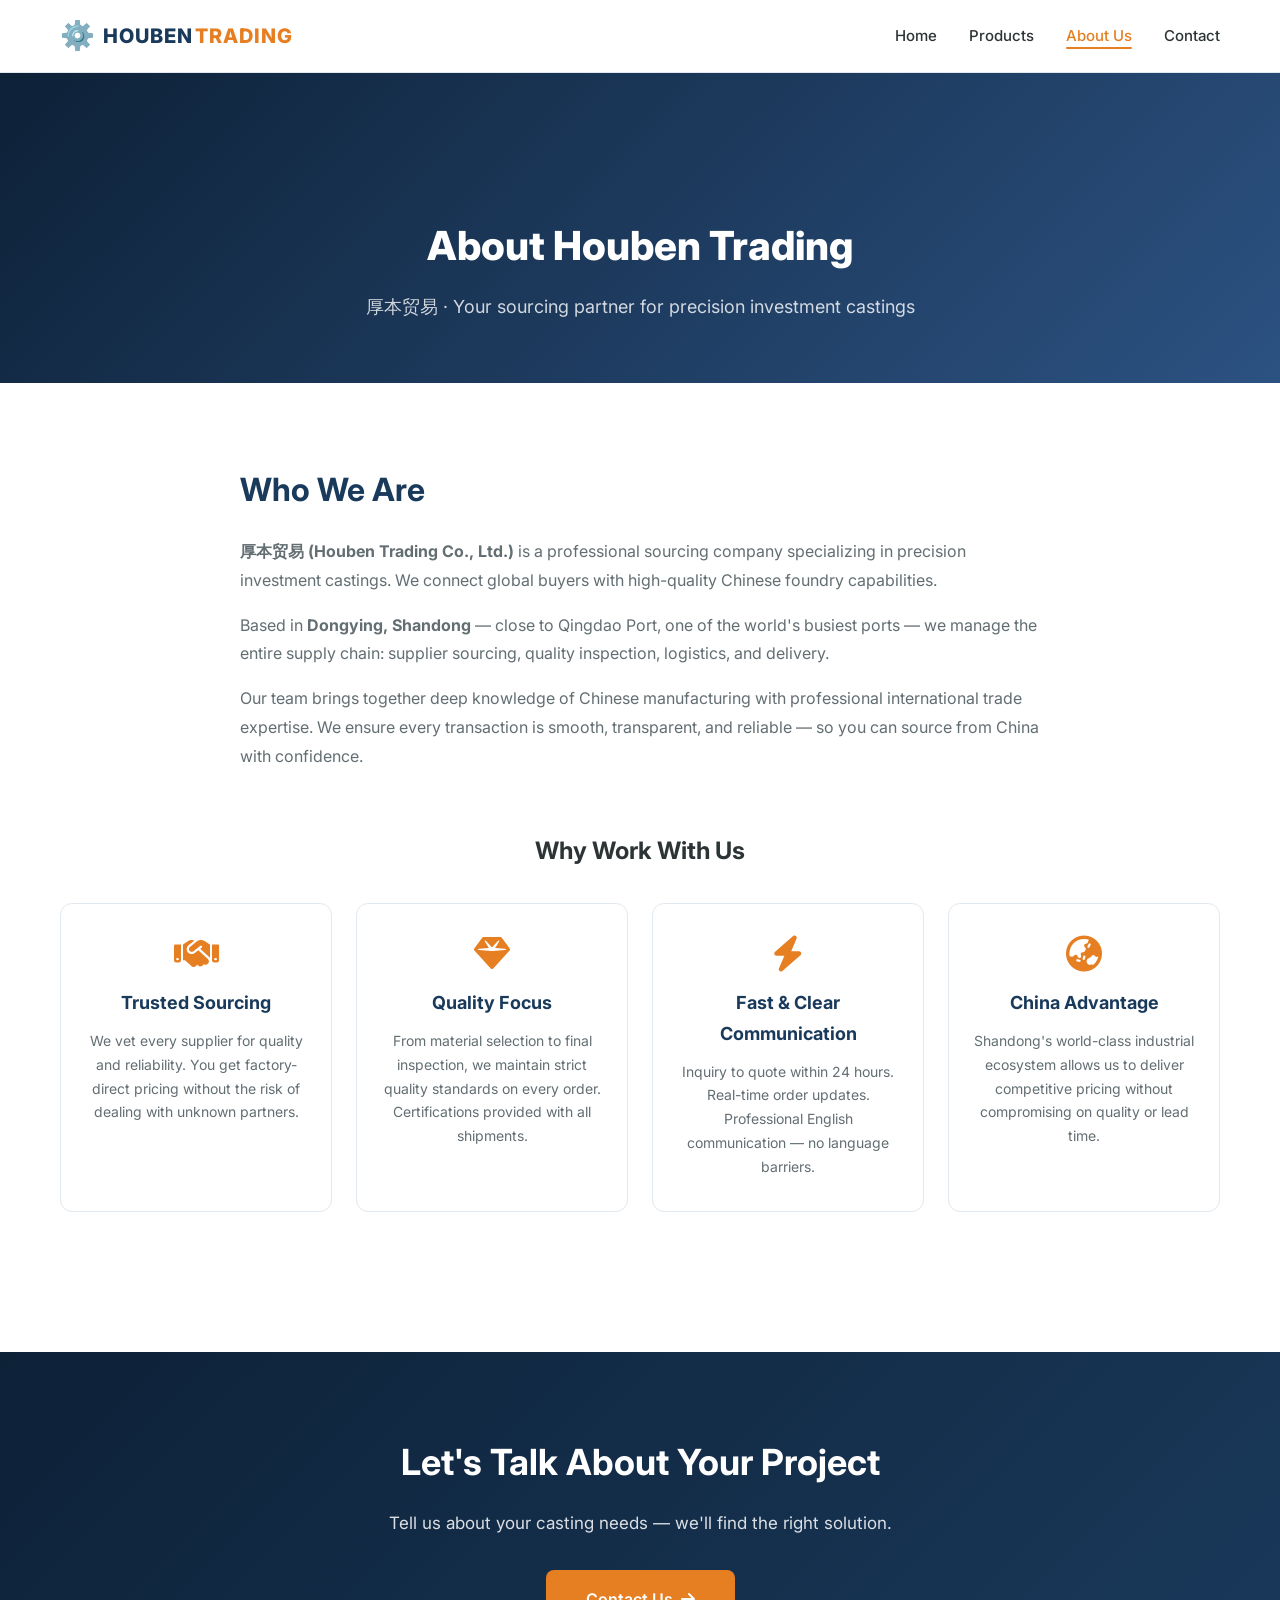
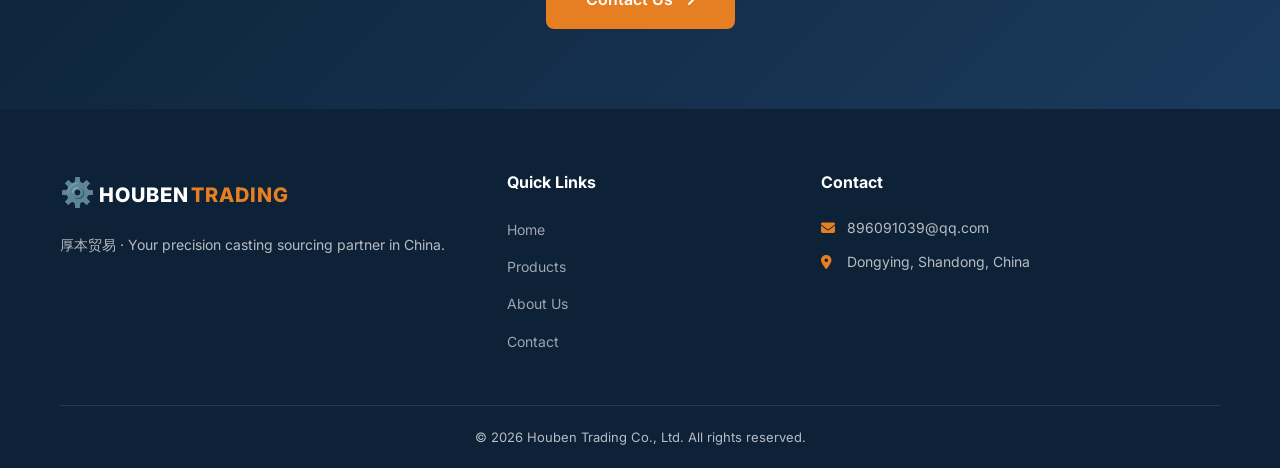
<file: about.html>
<!DOCTYPE html>
<html lang="en">
<head>
    <meta charset="UTF-8">
    <meta name="viewport" content="width=device-width, initial-scale=1.0">
    <title>About Us - Houben Trading Co., Ltd.</title>
    <link rel="stylesheet" href="css/style.css">
    <link href="https://fonts.googleapis.com/css2?family=Inter:wght@300;400;500;600;700;800&display=swap" rel="stylesheet">
    <link rel="stylesheet" href="https://cdnjs.cloudflare.com/ajax/libs/font-awesome/6.5.0/css/all.min.css">
</head>
<body>
    <nav class="navbar">
        <div class="container">
            <div class="nav-brand">
                <a href="index.html">
                    <span class="brand-icon">⚙️</span>
                    <span class="brand-text">HOUBEN<span class="brand-accent">TRADING</span></span>
                </a>
            </div>
            <div class="nav-toggle" id="navToggle">
                <span></span><span></span><span></span>
            </div>
            <ul class="nav-menu" id="navMenu">
                <li><a href="index.html">Home</a></li>
                <li><a href="products.html">Products</a></li>
                <li><a href="about.html" class="active">About Us</a></li>
                <li><a href="contact.html">Contact</a></li>
            </ul>
        </div>
    </nav>

    <section class="page-header">
        <div class="container">
            <h1>About Houben Trading</h1>
            <p>厚本贸易 · Your sourcing partner for precision investment castings</p>
        </div>
    </section>

    <section class="section">
        <div class="container">
            <div class="about-story">
                <div class="about-text">
                    <h2>Who We Are</h2>
                    <p><strong>厚本贸易 (Houben Trading Co., Ltd.)</strong> is a professional sourcing company specializing in precision investment castings. We connect global buyers with high-quality Chinese foundry capabilities.</p>
                    <p>Based in <strong>Dongying, Shandong</strong> — close to Qingdao Port, one of the world's busiest ports — we manage the entire supply chain: supplier sourcing, quality inspection, logistics, and delivery.</p>
                    <p>Our team brings together deep knowledge of Chinese manufacturing with professional international trade expertise. We ensure every transaction is smooth, transparent, and reliable — so you can source from China with confidence.</p>
                </div>
            </div>

            <div class="values-section">
                <h2 class="text-center">Why Work With Us</h2>
                <div class="values-grid">
                    <div class="value-card">
                        <i class="fas fa-handshake"></i>
                        <h3>Trusted Sourcing</h3>
                        <p>We vet every supplier for quality and reliability. You get factory-direct pricing without the risk of dealing with unknown partners.</p>
                    </div>
                    <div class="value-card">
                        <i class="fas fa-gem"></i>
                        <h3>Quality Focus</h3>
                        <p>From material selection to final inspection, we maintain strict quality standards on every order. Certifications provided with all shipments.</p>
                    </div>
                    <div class="value-card">
                        <i class="fas fa-bolt"></i>
                        <h3>Fast & Clear Communication</h3>
                        <p>Inquiry to quote within 24 hours. Real-time order updates. Professional English communication — no language barriers.</p>
                    </div>
                    <div class="value-card">
                        <i class="fas fa-globe-asia"></i>
                        <h3>China Advantage</h3>
                        <p>Shandong's world-class industrial ecosystem allows us to deliver competitive pricing without compromising on quality or lead time.</p>
                    </div>
                </div>
            </div>
        </div>
    </section>

    <section class="section cta-section">
        <div class="container">
            <div class="cta-content">
                <h2>Let's Talk About Your Project</h2>
                <p>Tell us about your casting needs — we'll find the right solution.</p>
                <a href="contact.html" class="btn btn-primary btn-lg">Contact Us <i class="fas fa-arrow-right"></i></a>
            </div>
        </div>
    </section>

    <footer class="footer">
        <div class="container">
            <div class="footer-grid">
                <div class="footer-brand">
                    <span class="brand-icon">⚙️</span>
                    <span class="brand-text">HOUBEN<span class="brand-accent">TRADING</span></span>
                    <p>厚本贸易 · Your precision casting sourcing partner in China.</p>
                </div>
                <div class="footer-links">
                    <h4>Quick Links</h4>
                    <ul>
                        <li><a href="index.html">Home</a></li>
                        <li><a href="products.html">Products</a></li>
                        <li><a href="about.html">About Us</a></li>
                        <li><a href="contact.html">Contact</a></li>
                    </ul>
                </div>
                <div class="footer-contact">
                    <h4>Contact</h4>
                    <p><i class="fas fa-envelope"></i> 896091039@qq.com</p>
                    <p><i class="fas fa-location-dot"></i> Dongying, Shandong, China</p>
                </div>
            </div>
            <div class="footer-bottom">
                <p>&copy; 2026 Houben Trading Co., Ltd. All rights reserved.</p>
            </div>
        </div>
    </footer>

    <script src="js/main.js"></script>
</body>
</html>
</file>
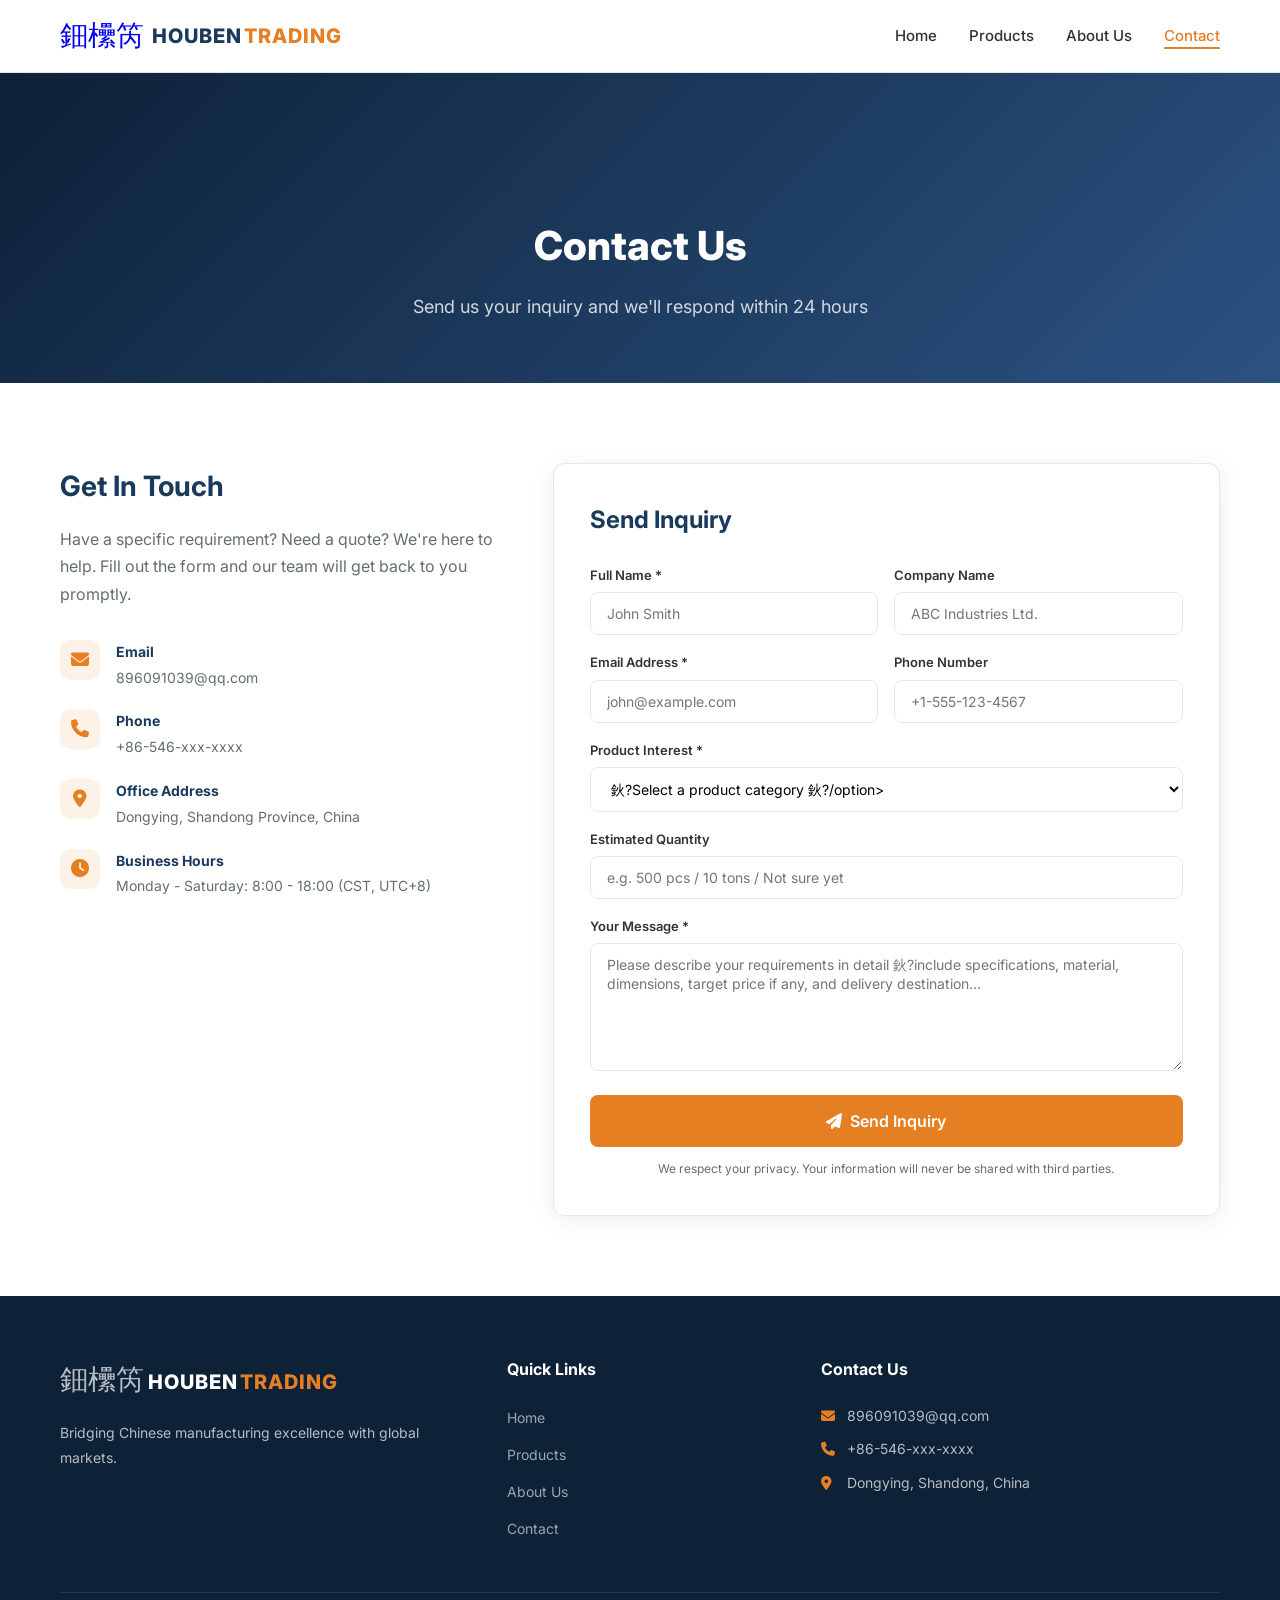
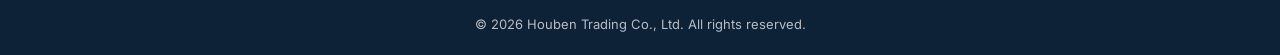
<file: contact.html>
﻿<!DOCTYPE html>
<html lang="en">
<head>
    <meta charset="UTF-8">
    <meta name="viewport" content="width=device-width, initial-scale=1.0">
    <title>Contact Us - Houben Trading Co., Ltd.</title>
    <link rel="stylesheet" href="css/style.css">
    <link href="https://fonts.googleapis.com/css2?family=Inter:wght@300;400;500;600;700;800&display=swap" rel="stylesheet">
    <link rel="stylesheet" href="https://cdnjs.cloudflare.com/ajax/libs/font-awesome/6.5.0/css/all.min.css">
</head>
<body>
    <nav class="navbar">
        <div class="container">
            <div class="nav-brand">
                <a href="index.html">
                    <span class="brand-icon">鈿欙笍</span>
                    <span class="brand-text">HOUBEN<span class="brand-accent">TRADING</span></span>
                </a>
            </div>
            <div class="nav-toggle" id="navToggle">
                <span></span><span></span><span></span>
            </div>
            <ul class="nav-menu" id="navMenu">
                <li><a href="index.html">Home</a></li>
                <li><a href="products.html">Products</a></li>
                <li><a href="about.html">About Us</a></li>
                <li><a href="contact.html" class="active">Contact</a></li>
            </ul>
        </div>
    </nav>

    <section class="page-header">
        <div class="container">
            <h1>Contact Us</h1>
            <p>Send us your inquiry and we'll respond within 24 hours</p>
        </div>
    </section>

    <section class="section">
        <div class="container">
            <div class="contact-grid">
                <div class="contact-info-panel">
                    <h2>Get In Touch</h2>
                    <p>Have a specific requirement? Need a quote? We're here to help. Fill out the form and our team will get back to you promptly.</p>
                    
                    <div class="contact-details">
                        <div class="contact-item">
                            <i class="fas fa-envelope"></i>
                            <div>
                                <h4>Email</h4>
                                <p>896091039@qq.com</p>
                            </div>
                        </div>
                        <div class="contact-item">
                            <i class="fas fa-phone"></i>
                            <div>
                                <h4>Phone</h4>
                                <p>+86-546-xxx-xxxx</p>
                            </div>
                        </div>
                        <div class="contact-item">
                            <i class="fas fa-location-dot"></i>
                            <div>
                                <h4>Office Address</h4>
                                <p>Dongying, Shandong Province, China</p>
                            </div>
                        </div>
                        <div class="contact-item">
                            <i class="fas fa-clock"></i>
                            <div>
                                <h4>Business Hours</h4>
                                <p>Monday - Saturday: 8:00 - 18:00 (CST, UTC+8)</p>
                            </div>
                        </div>
                    </div>
                </div>

                <div class="inquiry-form-panel">
                    <h2>Send Inquiry</h2>
                    <form id="inquiryForm" action="https://formsubmit.co/896091039@qq.com" method="POST">
                        <input type="hidden" name="_subject" value="New Inquiry from Houben Trading Website">
                        <input type="hidden" name="_captcha" value="false">
                        <input type="hidden" name="_template" value="table">
                        
                        <div class="form-row">
                            <div class="form-group">
                                <label for="name">Full Name *</label>
                                <input type="text" id="name" name="name" required placeholder="John Smith">
                            </div>
                            <div class="form-group">
                                <label for="company">Company Name</label>
                                <input type="text" id="company" name="company" placeholder="ABC Industries Ltd.">
                            </div>
                        </div>
                        <div class="form-row">
                            <div class="form-group">
                                <label for="email">Email Address *</label>
                                <input type="email" id="email" name="email" required placeholder="john@example.com">
                            </div>
                            <div class="form-group">
                                <label for="phone">Phone Number</label>
                                <input type="tel" id="phone" name="phone" placeholder="+1-555-123-4567">
                            </div>
                        </div>
                        <div class="form-group">
                            <label for="product">Product Interest *</label>
                            <select id="product" name="product" required>
                                <option value="">鈥?Select a product category 鈥?/option>
                                <option value="Precision Investment Castings">Precision Investment Castings</option>
                                <option value="Wind Turbine Shafts">Wind Turbine & Industrial Shafts</option>
                                <option value="Advanced Ceramic Materials">Advanced Ceramic Materials</option>
                                <option value="Other Industrial Products">Other Industrial Products</option>
                            </select>
                        </div>
                        <div class="form-group">
                            <label for="quantity">Estimated Quantity</label>
                            <input type="text" id="quantity" name="quantity" placeholder="e.g. 500 pcs / 10 tons / Not sure yet">
                        </div>
                        <div class="form-group">
                            <label for="message">Your Message *</label>
                            <textarea id="message" name="message" rows="6" required placeholder="Please describe your requirements in detail 鈥?include specifications, material, dimensions, target price if any, and delivery destination..."></textarea>
                        </div>
                        <button type="submit" class="btn btn-primary btn-submit">
                            <i class="fas fa-paper-plane"></i> Send Inquiry
                        </button>
                        <p class="form-note">We respect your privacy. Your information will never be shared with third parties.</p>
                    </form>
                </div>
            </div>
        </div>
    </section>

    <footer class="footer">
        <div class="container">
            <div class="footer-grid">
                <div class="footer-brand">
                    <span class="brand-icon">鈿欙笍</span>
                    <span class="brand-text">HOUBEN<span class="brand-accent">TRADING</span></span>
                    <p>Bridging Chinese manufacturing excellence with global markets. </p>
                </div>
                <div class="footer-links">
                    <h4>Quick Links</h4>
                    <ul>
                        <li><a href="index.html">Home</a></li>
                        <li><a href="products.html">Products</a></li>
                        <li><a href="about.html">About Us</a></li>
                        <li><a href="contact.html">Contact</a></li>
                    </ul>
                </div>
                <div class="footer-contact">
                    <h4>Contact Us</h4>
                    <p><i class="fas fa-envelope"></i> 896091039@qq.com</p>
                    <p><i class="fas fa-phone"></i> +86-546-xxx-xxxx</p>
                    <p><i class="fas fa-location-dot"></i> Dongying, Shandong, China</p>
                </div>
            </div>
            <div class="footer-bottom">
                <p>&copy; 2026 Houben Trading Co., Ltd. All rights reserved.</p>
            </div>
        </div>
    </footer>

    <script src="js/main.js"></script>
</body>
</html>
</file>
<file: css/style.css>
/* ============================================
   Houben Trading Co., Ltd. - Main Stylesheet
   ============================================ */

:root {
    --primary: #1a3a5c;
    --primary-dark: #0d2137;
    --primary-light: #2c5282;
    --accent: #e67e22;
    --accent-hover: #d35400;
    --text: #2d3436;
    --text-light: #636e72;
    --bg: #ffffff;
    --bg-alt: #f8f9fa;
    --border: #e2e8f0;
    --shadow: 0 4px 24px rgba(0,0,0,0.08);
    --shadow-hover: 0 8px 40px rgba(0,0,0,0.12);
    --radius: 12px;
}

* {
    margin: 0;
    padding: 0;
    box-sizing: border-box;
}

html {
    scroll-behavior: smooth;
}

body {
    font-family: 'Inter', -apple-system, BlinkMacSystemFont, 'Segoe UI', sans-serif;
    color: var(--text);
    line-height: 1.7;
    font-size: 16px;
}

.container {
    max-width: 1200px;
    margin: 0 auto;
    padding: 0 20px;
}

/* ======== Navigation ======== */
.navbar {
    position: fixed;
    top: 0;
    left: 0;
    right: 0;
    background: rgba(255,255,255,0.95);
    backdrop-filter: blur(10px);
    z-index: 1000;
    border-bottom: 1px solid var(--border);
    transition: all 0.3s;
}

.navbar .container {
    display: flex;
    justify-content: space-between;
    align-items: center;
    height: 72px;
}

.nav-brand a {
    text-decoration: none;
    display: flex;
    align-items: center;
    gap: 8px;
}

.brand-icon {
    font-size: 28px;
}

.brand-text {
    font-weight: 800;
    font-size: 20px;
    letter-spacing: 1px;
    color: var(--primary);
}

.brand-accent {
    color: var(--accent);
    margin-left: 2px;
}

.nav-menu {
    display: flex;
    list-style: none;
    gap: 32px;
}

.nav-menu a {
    text-decoration: none;
    color: var(--text);
    font-weight: 500;
    font-size: 15px;
    transition: color 0.2s;
    position: relative;
}

.nav-menu a:hover,
.nav-menu a.active {
    color: var(--accent);
}

.nav-menu a.active::after {
    content: '';
    position: absolute;
    bottom: -4px;
    left: 0;
    right: 0;
    height: 2px;
    background: var(--accent);
    border-radius: 1px;
}

.nav-toggle {
    display: none;
    flex-direction: column;
    cursor: pointer;
    gap: 5px;
}

.nav-toggle span {
    width: 24px;
    height: 2px;
    background: var(--primary);
    transition: 0.3s;
}

/* ======== Hero ======== */
.hero {
    min-height: 85vh;
    display: flex;
    align-items: center;
    position: relative;
    background: url('../images/20201225113845_6942.jpg') center/cover no-repeat, linear-gradient(135deg, var(--primary-dark) 0%, var(--primary) 50%, var(--primary-light) 100%);
    overflow: hidden;
    margin-top: 72px;
}

.hero-overlay {
    position: absolute;
    inset: 0;
    background: url("data:image/svg+xml,%3Csvg width='60' height='60' viewBox='0 0 60 60' xmlns='http://www.w3.org/2000/svg'%3E%3Cg fill='none' fill-rule='evenodd'%3E%3Cg fill='%23ffffff' fill-opacity='0.03'%3E%3Cpath d='M36 34v-4h-2v4h-4v2h4v4h2v-4h4v-2h-4zm0-30V0h-2v4h-4v2h4v4h2V6h4V4h-4zM6 34v-4H4v4H0v2h4v4h2v-4h4v-2H6zM6 4V0H4v4H0v2h4v4h2V6h4V4H6z'/%3E%3C/g%3E%3C/g%3E%3C/svg%3E");
}

.hero-content {
    position: relative;
    z-index: 1;
    max-width: 720px;
    color: white;
}

.hero-badge {
    display: inline-block;
    background: rgba(255,255,255,0.1);
    backdrop-filter: blur(4px);
    padding: 8px 20px;
    border-radius: 50px;
    font-size: 13px;
    font-weight: 500;
    letter-spacing: 0.5px;
    margin-bottom: 24px;
    border: 1px solid rgba(255,255,255,0.15);
}

.hero h1 {
    font-size: 48px;
    font-weight: 800;
    line-height: 1.15;
    margin-bottom: 20px;
}

.hero h1 .highlight {
    background: linear-gradient(135deg, #f6d365, #fda085);
    -webkit-background-clip: text;
    -webkit-text-fill-color: transparent;
    background-clip: text;
}

.hero-subtitle {
    font-size: 18px;
    color: rgba(255,255,255,0.8);
    line-height: 1.7;
    margin-bottom: 36px;
    max-width: 600px;
}

.hero-cta {
    display: flex;
    gap: 16px;
    flex-wrap: wrap;
}

/* ======== Buttons ======== */
.btn {
    display: inline-flex;
    align-items: center;
    gap: 8px;
    padding: 14px 32px;
    border-radius: 8px;
    font-weight: 600;
    font-size: 15px;
    text-decoration: none;
    transition: all 0.3s;
    cursor: pointer;
    border: none;
    font-family: inherit;
}

.btn-primary {
    background: var(--accent);
    color: white;
}

.btn-primary:hover {
    background: var(--accent-hover);
    transform: translateY(-2px);
    box-shadow: 0 8px 24px rgba(230, 126, 34, 0.35);
}

.btn-outline {
    background: transparent;
    color: white;
    border: 2px solid rgba(255,255,255,0.3);
}

.btn-outline:hover {
    border-color: white;
    background: rgba(255,255,255,0.1);
    transform: translateY(-2px);
}

.btn-sm {
    padding: 10px 20px;
    font-size: 13px;
}

.btn-lg {
    padding: 16px 40px;
    font-size: 16px;
}

.btn-submit {
    width: 100%;
    justify-content: center;
    font-size: 16px;
    padding: 16px;
}

/* ======== Trust Bar ======== */
.trust-bar {
    background: white;
    border-bottom: 1px solid var(--border);
    padding: 16px 0;
}

.trust-items {
    display: flex;
    justify-content: center;
    gap: 40px;
    flex-wrap: wrap;
}

.trust-item {
    display: flex;
    align-items: center;
    gap: 8px;
    font-size: 14px;
    font-weight: 500;
    color: var(--text-light);
}

.trust-item i {
    color: var(--accent);
    font-size: 18px;
}

/* ======== Sections ======== */
.section {
    padding: 80px 0;
}

.section-header {
    text-align: center;
    margin-bottom: 48px;
}

.section-header h2 {
    font-size: 36px;
    font-weight: 700;
    color: var(--primary);
    margin-bottom: 12px;
}

.section-header p {
    color: var(--text-light);
    font-size: 17px;
    max-width: 600px;
    margin: 0 auto;
}

/* ======== Page Header ======== */
.page-header {
    background: linear-gradient(135deg, var(--primary-dark), var(--primary-light));
    color: white;
    padding: 140px 0 60px;
    text-align: center;
    margin-top: 72px;
}

.page-header h1 {
    font-size: 40px;
    font-weight: 800;
    margin-bottom: 12px;
}

.page-header p {
    font-size: 18px;
    color: rgba(255,255,255,0.8);
    max-width: 600px;
    margin: 0 auto;
}

/* ======== Features Grid ======== */
.features-grid {
    display: grid;
    grid-template-columns: repeat(auto-fit, minmax(260px, 1fr));
    gap: 24px;
}

.feature-card {
    background: white;
    padding: 36px 28px;
    border-radius: var(--radius);
    border: 1px solid var(--border);
    transition: all 0.3s;
}

.feature-card:hover {
    transform: translateY(-4px);
    box-shadow: var(--shadow-hover);
}

.feature-icon {
    width: 56px;
    height: 56px;
    background: linear-gradient(135deg, var(--accent), #f39c12);
    border-radius: 12px;
    display: flex;
    align-items: center;
    justify-content: center;
    margin-bottom: 20px;
}

.feature-icon i {
    font-size: 24px;
    color: white;
}

.feature-card h3 {
    font-size: 18px;
    margin-bottom: 12px;
    color: var(--primary);
}

.feature-card p {
    font-size: 14px;
    color: var(--text-light);
    line-height: 1.7;
}

/* ======== Products Preview ======== */
.product-grid {
    display: grid;
    grid-template-columns: repeat(auto-fit, minmax(340px, 1fr));
    gap: 28px;
}

.product-card {
    background: white;
    border-radius: var(--radius);
    overflow: hidden;
    border: 1px solid var(--border);
    transition: all 0.3s;
}

.product-card:hover {
    transform: translateY(-4px);
    box-shadow: var(--shadow-hover);
}

.product-placeholder {
    display: flex;
    align-items: center;
    justify-content: center;
    height: 100%;
}

.product-placeholder i {
    font-size: 64px;
    color: rgba(255,255,255,0.25);
}

.product-img {
    height: 220px;
    display: flex;
    align-items: center;
    justify-content: center;
}

.product-info {
    padding: 24px;
}

.product-tag {
    display: inline-block;
    padding: 4px 12px;
    background: rgba(230, 126, 34, 0.1);
    color: var(--accent);
    border-radius: 50px;
    font-size: 12px;
    font-weight: 600;
    margin-bottom: 12px;
}

.product-info h3 {
    font-size: 18px;
    margin-bottom: 10px;
    color: var(--primary);
}

.product-info p {
    font-size: 14px;
    color: var(--text-light);
    line-height: 1.7;
    margin-bottom: 16px;
}

/* ======== Industries ======== */
.industries {
    background: var(--bg-alt);
}

.industries-grid {
    display: grid;
    grid-template-columns: repeat(auto-fit, minmax(160px, 1fr));
    gap: 24px;
    max-width: 800px;
    margin: 0 auto;
}

.industry-item {
    background: white;
    padding: 28px 20px;
    text-align: center;
    border-radius: var(--radius);
    border: 1px solid var(--border);
    transition: all 0.3s;
}

.industry-item:hover {
    transform: translateY(-3px);
    box-shadow: var(--shadow);
}

.industry-item i {
    font-size: 32px;
    color: var(--accent);
    margin-bottom: 12px;
}

.industry-item h4 {
    font-size: 14px;
    color: var(--primary);
    font-weight: 600;
}

/* ======== CTA Section ======== */
.cta-section {
    background: linear-gradient(135deg, var(--primary-dark), var(--primary));
    color: white;
    text-align: center;
}

.cta-content {
    max-width: 600px;
    margin: 0 auto;
}

.cta-content h2 {
    font-size: 36px;
    font-weight: 700;
    margin-bottom: 16px;
}

.cta-content p {
    font-size: 17px;
    color: rgba(255,255,255,0.85);
    margin-bottom: 32px;
}

.cta-content .btn-outline {
    border-color: rgba(255,255,255,0.4);
}

/* ======== Footer ======== */
.footer {
    background: var(--primary-dark);
    color: rgba(255,255,255,0.7);
    padding: 60px 0 0;
}

.footer-grid {
    display: grid;
    grid-template-columns: 1.5fr 1fr 1.5fr;
    gap: 48px;
    margin-bottom: 40px;
}

.footer-brand .brand-text {
    color: white;
}

.footer-brand p {
    font-size: 14px;
    margin-top: 16px;
    line-height: 1.8;
}

.footer-links h4,
.footer-contact h4 {
    color: white;
    font-size: 16px;
    margin-bottom: 20px;
}

.footer-links ul {
    list-style: none;
}

.footer-links li {
    margin-bottom: 10px;
}

.footer-links a {
    text-decoration: none;
    color: rgba(255,255,255,0.6);
    font-size: 14px;
    transition: color 0.2s;
}

.footer-links a:hover {
    color: var(--accent);
}

.footer-contact p {
    font-size: 14px;
    margin-bottom: 10px;
    display: flex;
    align-items: center;
    gap: 10px;
}

.footer-contact i {
    width: 16px;
    color: var(--accent);
}

.footer-bottom {
    border-top: 1px solid rgba(255,255,255,0.1);
    padding: 20px 0;
    text-align: center;
    font-size: 13px;
}

/* ======== About Page ======== */
.about-story {
    max-width: 800px;
    margin: 0 auto 60px;
}

.about-text h2 {
    font-size: 32px;
    color: var(--primary);
    margin-bottom: 20px;
}

.about-text p {
    font-size: 16px;
    color: var(--text-light);
    margin-bottom: 16px;
    line-height: 1.8;
}

.values-grid {
    display: grid;
    grid-template-columns: repeat(auto-fit, minmax(240px, 1fr));
    gap: 24px;
    margin: 32px 0 60px;
}

.value-card {
    text-align: center;
    padding: 32px 24px;
    background: white;
    border-radius: var(--radius);
    border: 1px solid var(--border);
    transition: all 0.3s;
}

.value-card:hover {
    transform: translateY(-3px);
    box-shadow: var(--shadow);
}

.value-card i {
    font-size: 36px;
    color: var(--accent);
    margin-bottom: 16px;
}

.value-card h3 {
    font-size: 18px;
    color: var(--primary);
    margin-bottom: 10px;
}

.value-card p {
    font-size: 14px;
    color: var(--text-light);
}

.location-grid {
    display: grid;
    grid-template-columns: repeat(auto-fit, minmax(260px, 1fr));
    gap: 24px;
    margin-top: 32px;
}

.location-item {
    text-align: center;
    padding: 32px 24px;
    background: white;
    border-radius: var(--radius);
    border: 1px solid var(--border);
}

.location-item i {
    font-size: 36px;
    color: var(--accent);
    margin-bottom: 16px;
}

.location-item h4 {
    font-size: 16px;
    color: var(--primary);
    margin-bottom: 10px;
}

.location-item p {
    font-size: 14px;
    color: var(--text-light);
}

/* ======== Products Page ======== */
.product-category {
    margin-bottom: 40px;
}

.category-header {
    margin-bottom: 32px;
}

.category-header h2 {
    font-size: 28px;
    color: var(--primary);
    margin-bottom: 8px;
}

.category-desc {
    color: var(--text-light);
    font-size: 15px;
    max-width: 700px;
}

.product-detail-grid {
    display: grid;
    grid-template-columns: repeat(auto-fit, minmax(300px, 1fr));
    gap: 24px;
}

.product-detail-card {
    background: white;
    border-radius: var(--radius);
    overflow: hidden;
    border: 1px solid var(--border);
    transition: all 0.3s;
}

.product-detail-card:hover {
    transform: translateY(-3px);
    box-shadow: var(--shadow-hover);
}

.product-detail-card h3 {
    padding: 20px 20px 8px;
    font-size: 18px;
    color: var(--primary);
}

.product-detail-card ul {
    padding: 0 20px 20px;
    list-style: none;
}

.product-detail-card li {
    padding: 4px 0;
    font-size: 14px;
    color: var(--text-light);
    padding-left: 20px;
    position: relative;
}

.product-detail-card li::before {
    content: '\2713';
    position: absolute;
    left: 0;
    color: var(--accent);
    font-weight: 700;
}

.section-divider {
    border: none;
    border-top: 1px solid var(--border);
    margin: 40px 0;
}

/* ======== Contact Page ======== */
.contact-grid {
    display: grid;
    grid-template-columns: 1fr 1.5fr;
    gap: 48px;
    align-items: start;
}

.contact-info-panel h2 {
    font-size: 28px;
    color: var(--primary);
    margin-bottom: 16px;
}

.contact-info-panel > p {
    color: var(--text-light);
    margin-bottom: 32px;
}

.contact-details {
    display: flex;
    flex-direction: column;
    gap: 20px;
}

.contact-item {
    display: flex;
    gap: 16px;
    align-items: flex-start;
}

.contact-item i {
    width: 40px;
    height: 40px;
    background: rgba(230, 126, 34, 0.1);
    border-radius: 10px;
    display: flex;
    align-items: center;
    justify-content: center;
    color: var(--accent);
    font-size: 18px;
    flex-shrink: 0;
}

.contact-item h4 {
    font-size: 14px;
    color: var(--primary);
    margin-bottom: 2px;
}

.contact-item p {
    font-size: 14px;
    color: var(--text-light);
}

/* Inquiry Form */
.inquiry-form-panel {
    background: white;
    border-radius: var(--radius);
    padding: 36px;
    border: 1px solid var(--border);
    box-shadow: var(--shadow);
}

.inquiry-form-panel h2 {
    font-size: 24px;
    color: var(--primary);
    margin-bottom: 24px;
}

.form-row {
    display: grid;
    grid-template-columns: 1fr 1fr;
    gap: 16px;
}

.form-group {
    margin-bottom: 16px;
}

.form-group label {
    display: block;
    font-size: 13px;
    font-weight: 600;
    color: var(--text);
    margin-bottom: 6px;
}

.form-group input,
.form-group select,
.form-group textarea {
    width: 100%;
    padding: 12px 16px;
    border: 1px solid var(--border);
    border-radius: 8px;
    font-family: inherit;
    font-size: 14px;
    transition: border-color 0.2s;
    background: var(--bg);
}

.form-group input:focus,
.form-group select:focus,
.form-group textarea:focus {
    outline: none;
    border-color: var(--accent);
    box-shadow: 0 0 0 3px rgba(230, 126, 34, 0.1);
}

.form-note {
    text-align: center;
    font-size: 12px;
    color: var(--text-light);
    margin-top: 12px;
}

/* ======== Utilities ======== */
.text-center {
    text-align: center;
}

/* ======== Mobile ======== */
@media (max-width: 768px) {
    .nav-toggle {
        display: flex;
    }

    .nav-menu {
        position: fixed;
        top: 72px;
        left: 0;
        right: 0;
        background: white;
        flex-direction: column;
        padding: 24px;
        gap: 16px;
        border-bottom: 1px solid var(--border);
        transform: translateY(-120%);
        transition: transform 0.3s;
    }

    .nav-menu.active {
        transform: translateY(0);
    }

    .hero h1 {
        font-size: 32px;
    }

    .hero-subtitle {
        font-size: 16px;
    }

    .section-header h2,
    .cta-content h2 {
        font-size: 28px;
    }

    .contact-grid {
        grid-template-columns: 1fr;
    }

    .form-row {
        grid-template-columns: 1fr;
    }

    .footer-grid {
        grid-template-columns: 1fr;
        gap: 32px;
    }

    .trust-items {
        gap: 16px;
    }

    .product-grid,
    .features-grid {
        grid-template-columns: 1fr;
    }

    .page-header h1 {
        font-size: 28px;
    }
}

@media (max-width: 480px) {
    .hero h1 {
        font-size: 26px;
    }

    .hero-cta {
        flex-direction: column;
    }

    .hero-cta .btn {
        width: 100%;
        justify-content: center;
    }
}

/* ======== Submit Feedback ======== */
.submit-feedback {
    display: none;
    text-align: center;
    padding: 40px;
}

.product-img img {
    width: 100%;
    height: 100%;
    object-fit: cover;
    transition: transform 0.3s;
}

.product-card:hover .product-img img {
    transform: scale(1.05);
}

.product-bullets {
    list-style: none;
    padding: 0;
    margin: 0 0 16px;
}

.product-bullets li {
    padding: 3px 0 3px 20px;
    font-size: 13px;
    color: var(--text-light);
    position: relative;
}

.product-bullets li::before {
    content: '✓';
    position: absolute;
    left: 0;
    color: var(--accent);
    font-weight: 700;
}

.pd-img img {
    width: 100%;
    height: 100%;
    object-fit: cover;
    transition: transform 0.3s;
}

.product-detail-card:hover .pd-img img {
    transform: scale(1.05);
}

.submit-feedback {
    display: none;
    text-align: center;
    padding: 40px;
}

.submit-feedback.show {
    display: block;
}

.submit-feedback i {
    font-size: 48px;
    color: #27ae60;
    margin-bottom: 16px;
}

.submit-feedback h3 {
    color: var(--primary);
    margin-bottom: 8px;
}

/* Strength Banner */
.strength-banner {
    display: flex;
    flex-wrap: wrap;
    justify-content: center;
    gap: 12px;
    background: linear-gradient(135deg, var(--primary-dark), var(--primary));
    padding: 28px 24px;
    border-radius: var(--radius);
    color: white;
}

.strength-item {
    padding: 12px 24px;
    background: rgba(255,255,255,0.08);
    border-radius: 8px;
    font-size: 14px;
    text-align: center;
    border: 1px solid rgba(255,255,255,0.12);
}

.strength-item strong {
    display: block;
    font-size: 24px;
    font-weight: 800;
    color: var(--accent);
    margin-bottom: 2px;
}
</file>
